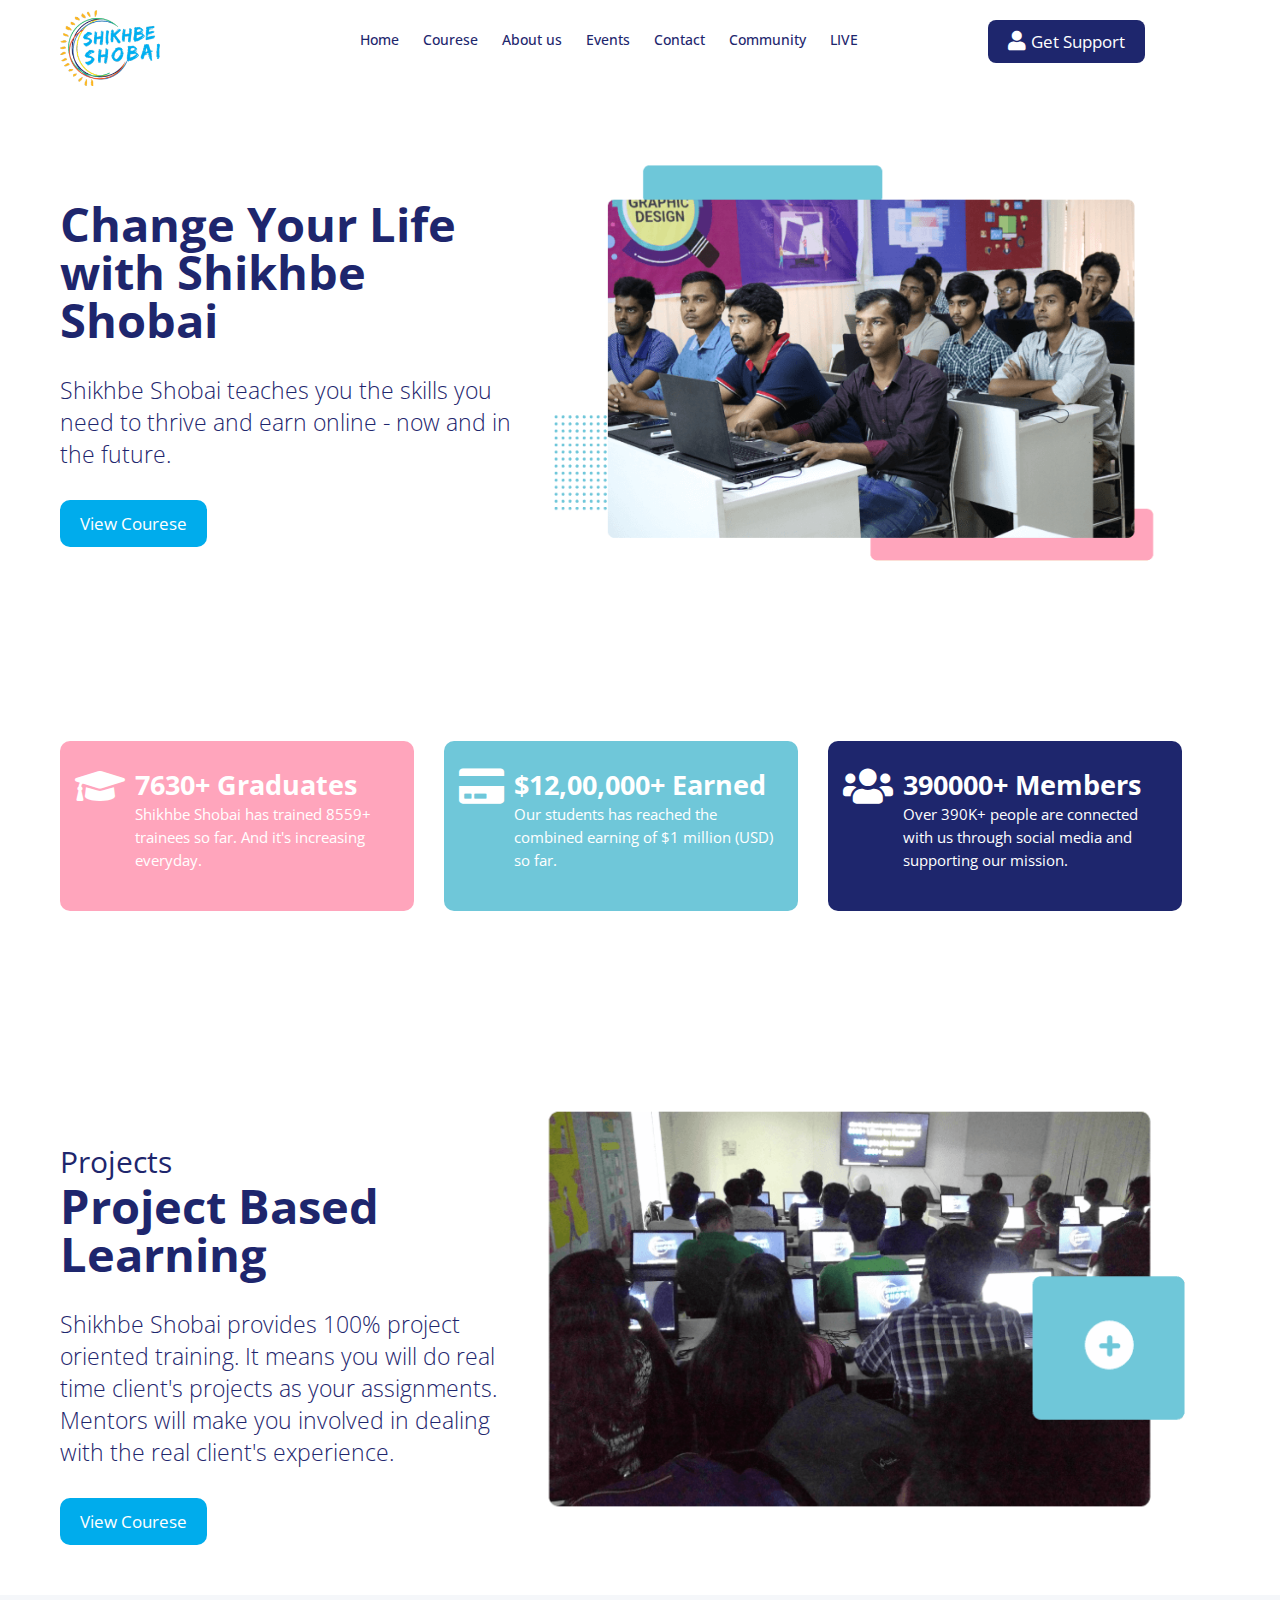
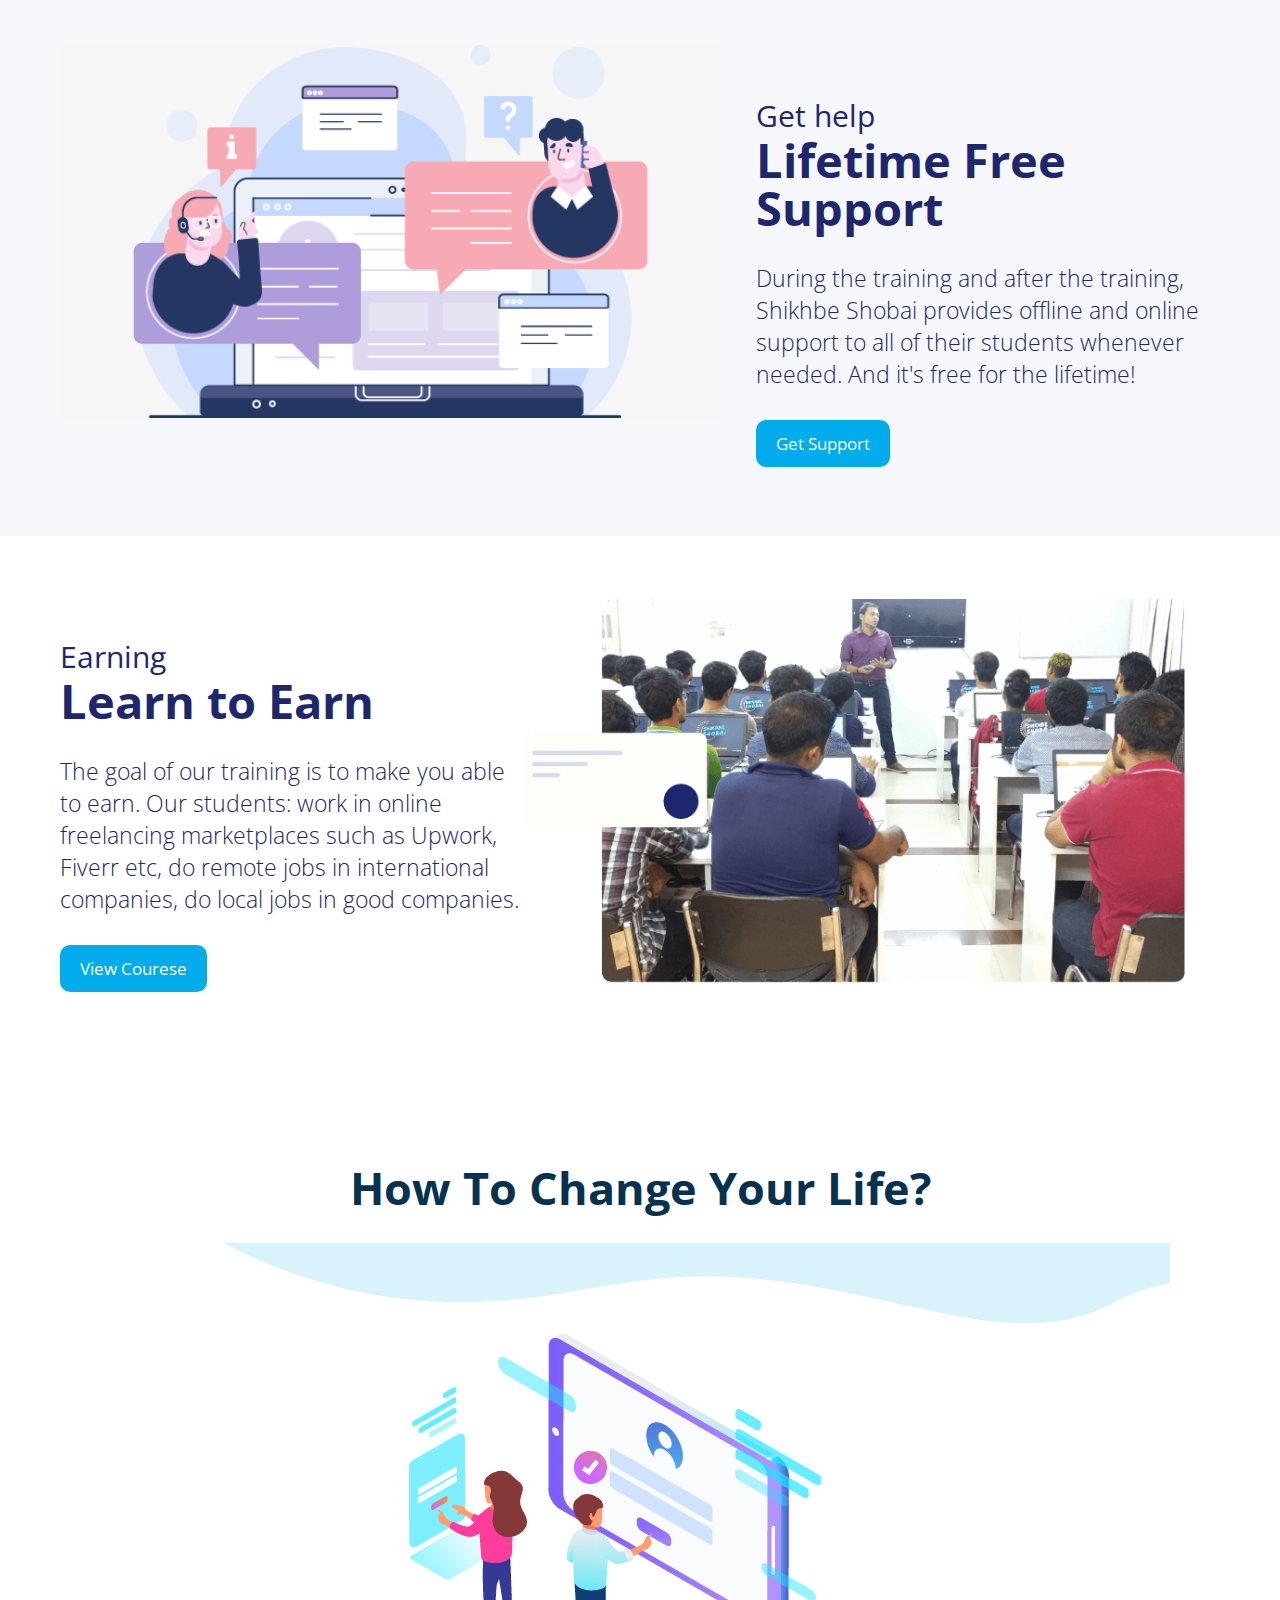
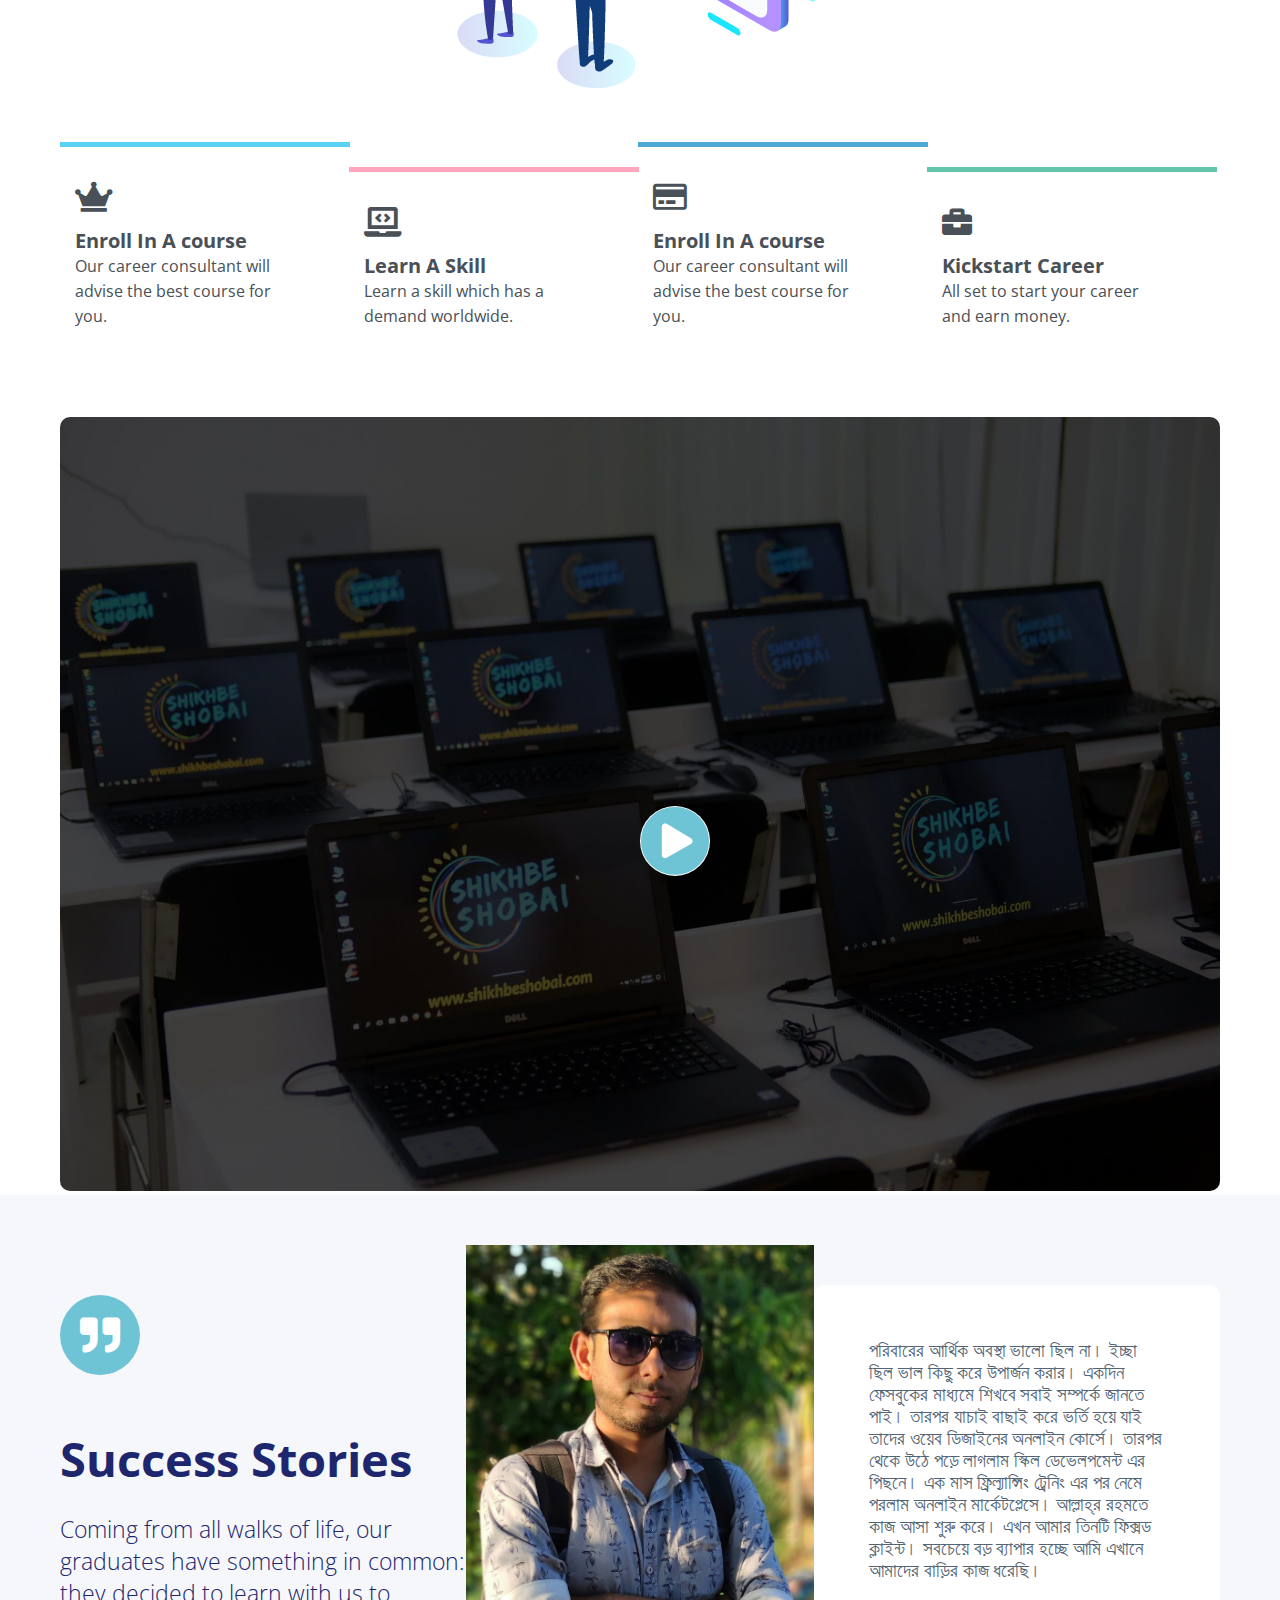
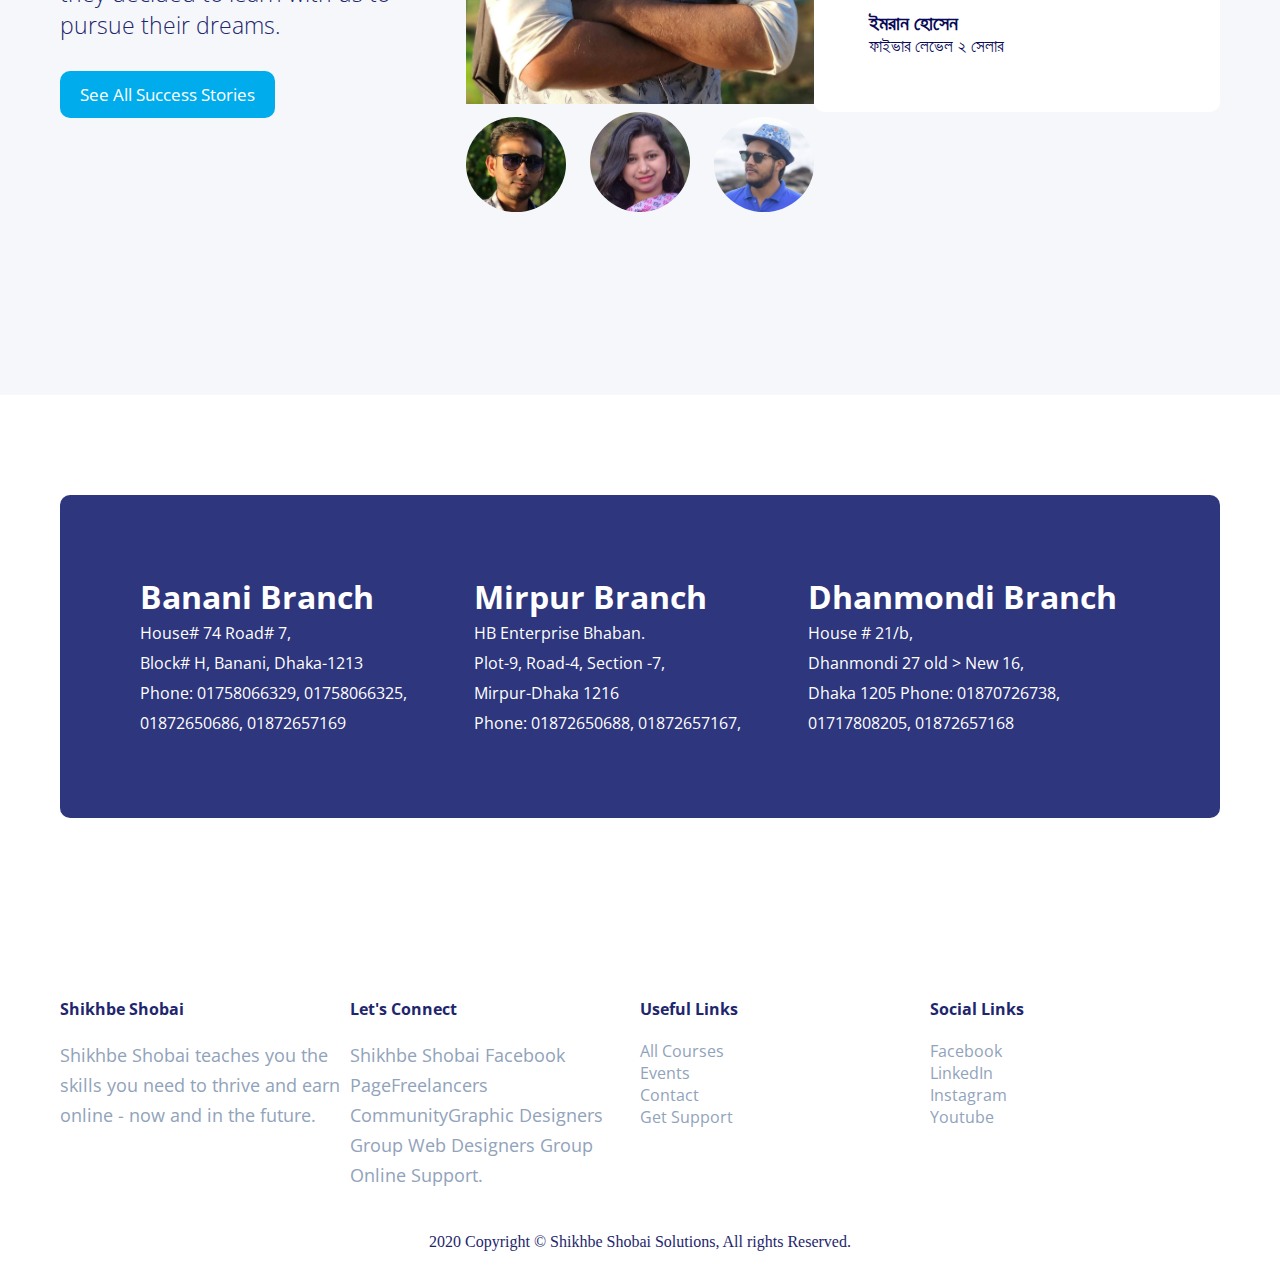
<file: index.html>
<!DOCTYPE html>
<html>
<head>
	<!-- Font Awesome Link -->
	<link rel="stylesheet" type="text/css" href="https://cdnjs.cloudflare.com/ajax/libs/font-awesome/4.7.0/css/font-awesome.css">

	<link rel="stylesheet" type="text/css" href="https://cdnjs.cloudflare.com/ajax/libs/font-awesome/5.15.2/css/all.min.css">

	<!-- Googel Font Family -->
	<link rel="preconnect" href="https://fonts.gstatic.com">
	<link href="https://fonts.googleapis.com/css2?family=Open+Sans:wght@300;400;600;700;800&display=swap" rel="stylesheet">

	<!-- Responsive Css Link -->
	<link rel="stylesheet" href="responsive.css">

	<!-- CSS Style -->
	<link rel="stylesheet" type="text/css" href="style.css">

	<link rel="icon" href="img/Shikhbe-shobai-logo.png" type="image/x-icon">
	<title>Shikhbe Sobai</title>
</head>
<body>
	<!-- Header Section Code Start from here -->
	<div class="header-section">
		<div class="container">
			<div class="header-logo">
				<img src="img/Shikhbe-shobai-logo.png">
			</div>
			<div class="header-manu">
				<ul>
					<li><a href="index.html">Home</a></li>
					<li><a href="courses.html">Courese</a></li>
					<li><a href="about.html">About us</a></li>
					<li><a href="https://www.facebook.com/ShikhbeShobai/events/">Events</a></li>
					<li><a href="contact.html">Contact</a></li>
					<li><a href="https://www.facebook.com/groups/shikhbeshobai/">Community</a></li>
					<li><a href="https://www.facebook.com/ShikhbeShobai/live_videos/">LIVE</a></li>
				</ul>
			</div>
			<div class="header-button">
				<a href="https://support.shikhbeshobai.com/"><i class="fa fa-user" aria-hidden="true"></i>Get Support</a>
			</div>
		</div>	
	</div>
	<!-- Header Section Code end from here -->

	<!-- Banner Section Code Start from here -->
	<div class="banner-section">
		<div class="container">
			<div class="banner-text">
				<h1>Change Your Life with Shikhbe Shobai</h1>
				<p>Shikhbe Shobai teaches you the skills you need to thrive and earn online - now and in the future. </p>
				<button class="btn-btn">View Courese</button>
			</div>
			<div class="banner-img">
				<img src="img/intro.png">
			</div>
		</div>
	</div>
	<!-- Banner Section Code end from here -->

	<!-- About Section Code Start from here -->
	<div class="about-section">
		<div class="container">
			<div class="about-items">
				<i class="fa fa-graduation-cap" aria-hidden="true"></i>
				<h2>7630+ Graduates</h2>
				<p>Shikhbe Shobai has trained 8559+ trainees so far. And it's increasing everyday.</p>
			</div>
			<div class="about-items bg-2">
				<i class="fa fa-credit-card" aria-hidden="true"></i>
				<h2>$12,00,000+ Earned</h2>
				<p>Our students has reached the combined earning of $1 million (USD) so far. </p>
			</div>
			<div class="about-items bg-3">
				<i class="fa fa-users" aria-hidden="true"></i>
				<h2>390000+ Members</h2>
				<p>Over 390K+ people are connected with us through social media and supporting our mission.</p>
			</div>
		</div>
	</div>
	<!-- About Section Code end from here -->

	<!-- Banner Section Code Start from here -->
	<div class="banner-section">
		<div class="container">
			<div class="banner-text">
				<span>Projects</span>
				<h1>Project Based Learning</h1>
				<p>Shikhbe Shobai provides 100% project oriented training. It means you will do real time client's projects as your assignments. Mentors will make you involved in dealing with the real client's experience. </p>
				<button class="btn-btn">View Courese</button>
			</div>
			<div class="banner-img">
				<img src="img/image2.png">
			</div>
		</div>
	</div>
	<!-- Banner Section Code end from here -->

	<!-- Banner banner-bg Section Code Start from here -->
	<div class="banner-section banner-bg">
		<div class="container">
			<div class="banner-img">
				<img src="img/Support.png">
			</div>
			<div class="banner-text">
				<span>Get help</span>
				<h1>Lifetime Free Support</h1>
				<p>During the training and after the training, Shikhbe Shobai provides offline and online support to all of their students whenever needed. And it's free for the lifetime! </p>
				<button class="btn-btn">Get Support</button>
			</div>
		</div>
	</div>
	<div class="banner-section">
		<div class="container">
			<div class="banner-text">
				<span>Earning</span>
				<h1>Learn to Earn</h1>
				<p>The goal of our training is to make you able to earn. Our students: work in online freelancing marketplaces such as Upwork, Fiverr etc, do remote jobs in international companies, do local jobs in good companies.</p>
				<button class="btn-btn">View Courese</button>
			</div>
			<div class="banner-img">
				<img src="img/image3.png">
			</div>
		</div>
	</div>
	<!-- Banner banner-bg Section Code end from here -->

	<!-- Your Life Section Code Start from here -->
	<div class="you-life-section">
		<div class="container">
			<div class="you-life">
				<h1>How To Change Your Life?</h1>
				<img src="img/1.png">
				<div class="bottom-item">
					<div class="items items-1">
						<i class="fas fa-crown"></i>
						<h3>Enroll In A course</h3>
						<p>Our career consultant will advise the best course for you.</p>
					</div>
				</div>
				<div class="bottom-item">
					<div class="items items-2">
						<i class="fas fa-laptop-code"></i>
						<h3>Learn A Skill</h3>
						<p> Learn a skill which has a demand worldwide.</p>
					</div>
				</div>
				<div class="bottom-item">
					<div class="items items-3">
						<i class="far fa-credit-card"></i>
						<h3>Enroll In A course</h3>
						<p>Our career consultant will advise the best course for you.</p>
					</div>
				</div>
				<div class="bottom-item ">
					<div class="items items-4">
						<i class="fas fa-briefcase"></i>
						<h3>Kickstart Career</h3>
						<p>All set to start your career and earn money.</p>
					</div>
				</div>
			</div>
		</div>
	</div>
	<!-- Your Section Code end from here -->

	<div class="container">
		<div class="video-section">
			<img src="img/lab.jpg">
			<i class="fas fa-play-circle"></i>
		</div>
	</div>

	<div class="testimonial-section banner-section">
		<div class="container">
			<div class="testimonial-text banner-text">
				<i class="fas fa-quote-right"></i>
				<h1>Success Stories</h1>
				<p>Coming from all walks of life, our graduates have something in common: they decided to learn with us to pursue their dreams.</p>
				<button class="btn-btn">See All Success Stories</button>
			</div>
			<div class="testimonial-img">
				<img src="img/t1.jpg">
			</div>
			<div class="testimonial-bio">
				<div class="text-bio">
				     <p>পরিবারের আর্থিক অবস্থা ভালো ছিল না। ইচ্ছা ছিল ভাল কিছু করে উপার্জন করার। একদিন ফেসবুকের মাধ্যমে শিখবে সবাই সম্পর্কে জানতে পাই। তারপর যাচাই বাছাই করে ভর্তি হয়ে যাই তাদের ওয়েব ডিজাইনের অনলাইন কোর্সে। তারপর থেকে উঠে পড়ে লাগলাম স্কিল ডেভেলপমেন্ট এর পিছনে। এক মাস ফ্রিল্যান্সিং ট্রেনিং এর পর নেমে পরলাম অনলাইন মার্কেটপ্লেসে। আল্লাহ্‌র রহমতে কাজ আসা শুরু করে। এখন আমার তিনটি ফিক্সড ক্লাইন্ট। সবচেয়ে বড় ব্যাপার হচ্ছে আমি এখানে আমাদের বাড়ির কাজ ধরেছি।</p>
					<h4>ইমরান হোসেন</h4>
					<span>ফাইভার লেভেল ২ সেলার</span>
				</div>
			</div>
			<div class="bio-img">
				<div>
					<img src="img/t1-small.png">
					<img src="img/t2-small.png">
					<img src="img/t3-small.png">
				</div>
			</div>
		</div>
	</div>

	<div class="contact-section">
		<div class="container">
			<div class="contact">
				<ul>
					<li>
						<h1>Banani Branch</h1>
						<p>House# 74 Road# 7,</p>
						<p>Block# H, Banani, Dhaka-1213 </p>
						<p>Phone: 01758066329, 01758066325, </p>
						<p>01872650686, 01872657169 </p>
					</li>
					<li>
						<h1>Mirpur Branch</h1>
						<p>HB Enterprise Bhaban.</p>
						<p>Plot-9, Road-4, Section -7,  </p>
						<p>Mirpur-Dhaka 1216  </p>
						<p>Phone: 01872650688, 01872657167, </p>
					</li>
					<li>
						<h1>Dhanmondi Branch</h1>
						<p>House # 21/b, </p>
						<p>Dhanmondi 27 old > New 16, </p>
						<p>Dhaka 1205 Phone: 01870726738,  </p>
						<p>01717808205, 01872657168</p>
					</li>
				</ul>
			</div>
		</div>
	</div>
	<div class="contact-section-1">
		<div class="container">
			<div class="contact-list">
				<h4>Shikhbe Shobai</h4>
				<p>Shikhbe Shobai teaches you the skills you need to thrive and earn online - now and in the future.</p>
			</div>
			<div class="contact-list">
				<h4>Let's Connect</h4>
				<p>Shikhbe Shobai Facebook PageFreelancers CommunityGraphic Designers Group Web Designers Group Online Support.</p>
			</div>
			<div class="contact-list">
				<h4>Useful Links</h4>
				<ul>
					<li><a href="#">All Courses</a></li>
					<li><a href="#">Events</a></li>
					<li><a href="#">Contact</a></li>
					<li><a href="#">Get Support</a></li>	
				</ul>
			</div>
			<div class="contact-list">
				<h4>Social Links</h4>
				<ul>
					<li><a href="#">Facebook</a></li>
					<li><a href="#">LinkedIn</a></li>
					<li><a href="#">Instagram</a></li>
					<li><a href="#">Youtube</a></li>
				</ul>
			</div>
		</div>
	</div>

	<div class="fotter-section">
		<div class="container">
			<p>2020 Copyright © Shikhbe Shobai Solutions, All rights Reserved.</p>
		</div>
	</div>


 

</body>
</html>
</file>
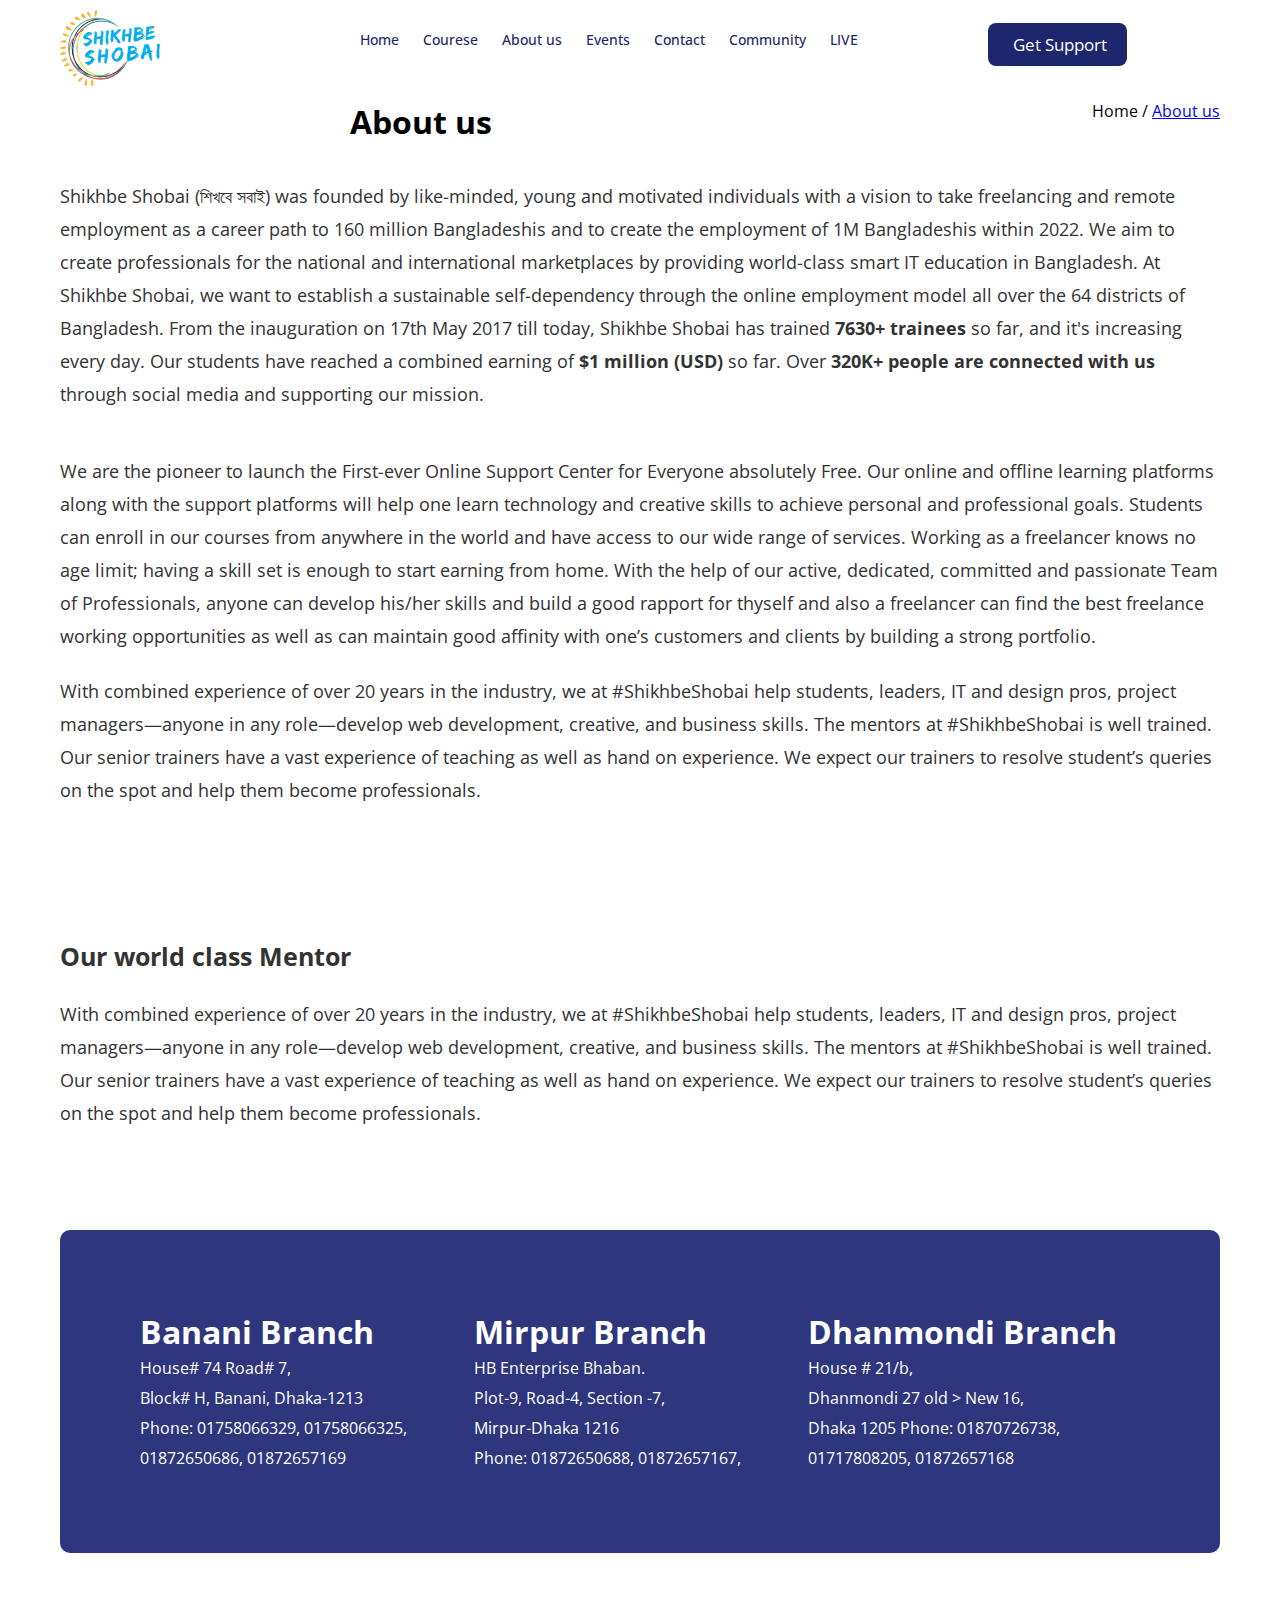
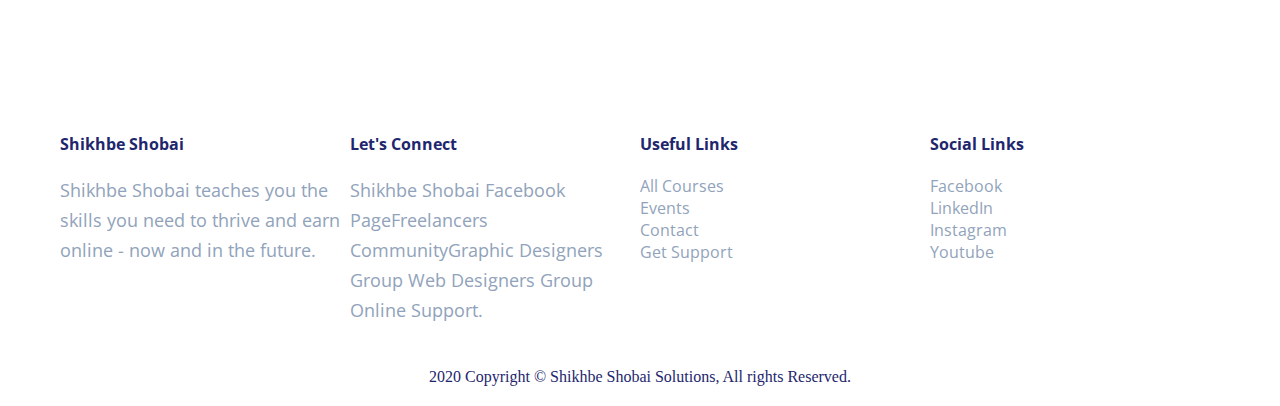
<file: about.html>
<!DOCTYPE html>
<html>
<head>
	<!-- Googel Font Family -->
	<link rel="preconnect" href="https://fonts.gstatic.com">
	<link href="https://fonts.googleapis.com/css2?family=Open+Sans:wght@300;400;600;700;800&display=swap" rel="stylesheet">
	<!-- CSS Style -->
	<link rel="stylesheet" type="text/css" href="style.css">

	<link rel="icon" href="img/Shikhbe-shobai-logo.png" type="image/x-icon">
	<title>About us</title>
</head>
<body>
	<!-- Header Section -->

	<div class="header-section">
		<div class="container">
			<div class="header-logo">
				<img src="img/Shikhbe-shobai-logo.png">
			</div>
			<div class="header-manu">
				<ul>
					<li><a href="index.html">Home</a></li>
					<li><a href="courses.html">Courese</a></li>
					<li><a href="about.html">About us</a></li>
					<li><a href="https://www.facebook.com/ShikhbeShobai/events/">Events</a></li>
					<li><a href="contact.html">Contact</a></li>
					<li><a href="https://www.facebook.com/groups/shikhbeshobai/">Community</a></li>
					<li><a href="https://www.facebook.com/ShikhbeShobai/live_videos/">LIVE</a></li>
				</ul>
			</div>
			<div class="header-button">
				<a href="https://support.shikhbeshobai.com/"><i class="fa fa-user" aria-hidden="true"></i>Get Support</a>
			</div>
		</div>	
	</div>
	<div class="courses-title">
		<div class="container">
			<div class="courses-header">
				<div class="c-h-1">
					<h1>About us</h1>
				</div>
				<div class="c-h-2">
					<p>Home / <a href="about.html">About us</a></p>
				</div>
			</div>
		</div>
	</div>

	<!-- About Us -->
	<div class="about-us">
		<div class="container">
			<div class="about-title">
				<p>Shikhbe Shobai (শিখবে সবাই) was founded by like-minded, young and motivated individuals with a vision to take freelancing and remote employment as a career path to 160 million Bangladeshis and to create the employment of 1M Bangladeshis within 2022. We aim to create professionals for the national and international marketplaces by providing world-class smart IT education in Bangladesh. At Shikhbe Shobai, we want to establish a sustainable self-dependency through the online employment model all over the 64 districts of Bangladesh. From the inauguration on 17th May 2017 till today, Shikhbe Shobai has trained <span>7630+ trainees</span> so far, and it's increasing every day. Our students have reached a combined earning of <span>$1 million (USD)</span> so far. Over <span>320K+ people are connected with us</span> through social media and supporting our mission.</p>
				<br>
				<br>
				<p>We are the pioneer to launch the First-ever Online Support Center for Everyone absolutely Free. Our online and offline learning platforms along with the support platforms will help one learn technology and creative skills to achieve personal and professional goals. Students can enroll in our courses from anywhere in the world and have access to our wide range of services. Working as a freelancer knows no age limit; having a skill set is enough to start earning from home. With the help of our active, dedicated, committed and passionate Team of Professionals, anyone can develop his/her skills and build a good rapport for thyself and also a freelancer can find the best freelance working opportunities as well as can maintain good affinity with one’s customers and clients by building a strong portfolio.</p>
				<br>
				<p>With combined experience of over 20 years in the industry, we at #ShikhbeShobai help students, leaders, IT and design pros, project managers—anyone in any role—develop web development, creative, and business skills. The mentors at #ShikhbeShobai is well trained. Our senior trainers have a vast experience of teaching as well as hand on experience. We expect our trainers to resolve student’s queries on the spot and help them become professionals.</p>
				<br>
				<br>
				<br>
				<br>
				<br>
				<br>
				<h2>Our world class Mentor</h2>
				<p>With combined experience of over 20 years in the industry, we at #ShikhbeShobai help students, leaders, IT and design pros, project managers—anyone in any role—develop web development, creative, and business skills. The mentors at #ShikhbeShobai is well trained. Our senior trainers have a vast experience of teaching as well as hand on experience. We expect our trainers to resolve student’s queries on the spot and help them become professionals.</p>
			</div>
		</div>
	</div>


	<!-- Contact Section -->

	<div class="contact-section">
		<div class="container">
			<div class="contact">
				<ul>
					<li>
						<h1>Banani Branch</h1>
						<p>House# 74 Road# 7,</p>
						<p>Block# H, Banani, Dhaka-1213 </p>
						<p>Phone: 01758066329, 01758066325, </p>
						<p>01872650686, 01872657169 </p>
					</li>
					<li>
						<h1>Mirpur Branch</h1>
						<p>HB Enterprise Bhaban.</p>
						<p>Plot-9, Road-4, Section -7,  </p>
						<p>Mirpur-Dhaka 1216  </p>
						<p>Phone: 01872650688, 01872657167, </p>
					</li>
					<li>
						<h1>Dhanmondi Branch</h1>
						<p>House # 21/b, </p>
						<p>Dhanmondi 27 old > New 16, </p>
						<p>Dhaka 1205 Phone: 01870726738,  </p>
						<p>01717808205, 01872657168</p>
					</li>
				</ul>
			</div>
		</div>
	</div>
	<div class="contact-section-1">
		<div class="container">
			<div class="contact-list">
				<h4>Shikhbe Shobai</h4>
				<p>Shikhbe Shobai teaches you the skills you need to thrive and earn online - now and in the future.</p>
			</div>
			<div class="contact-list">
				<h4>Let's Connect</h4>
				<p>Shikhbe Shobai Facebook PageFreelancers CommunityGraphic Designers Group Web Designers Group Online Support.</p>
			</div>
			<div class="contact-list">
				<h4>Useful Links</h4>
				<ul>
					<li><a href="#">All Courses</a></li>
					<li><a href="#">Events</a></li>
					<li><a href="#">Contact</a></li>
					<li><a href="#">Get Support</a></li>	
				</ul>
			</div>
			<div class="contact-list">
				<h4>Social Links</h4>
				<ul>
					<li><a href="#">Facebook</a></li>
					<li><a href="#">LinkedIn</a></li>
					<li><a href="#">Instagram</a></li>
					<li><a href="#">Youtube</a></li>
				</ul>
			</div>
		</div>
	</div>

	<div class="fotter-section">
		<div class="container">
			<p>2020 Copyright © Shikhbe Shobai Solutions, All rights Reserved.</p>
		</div>
	</div>

</body>
</html>
</file>
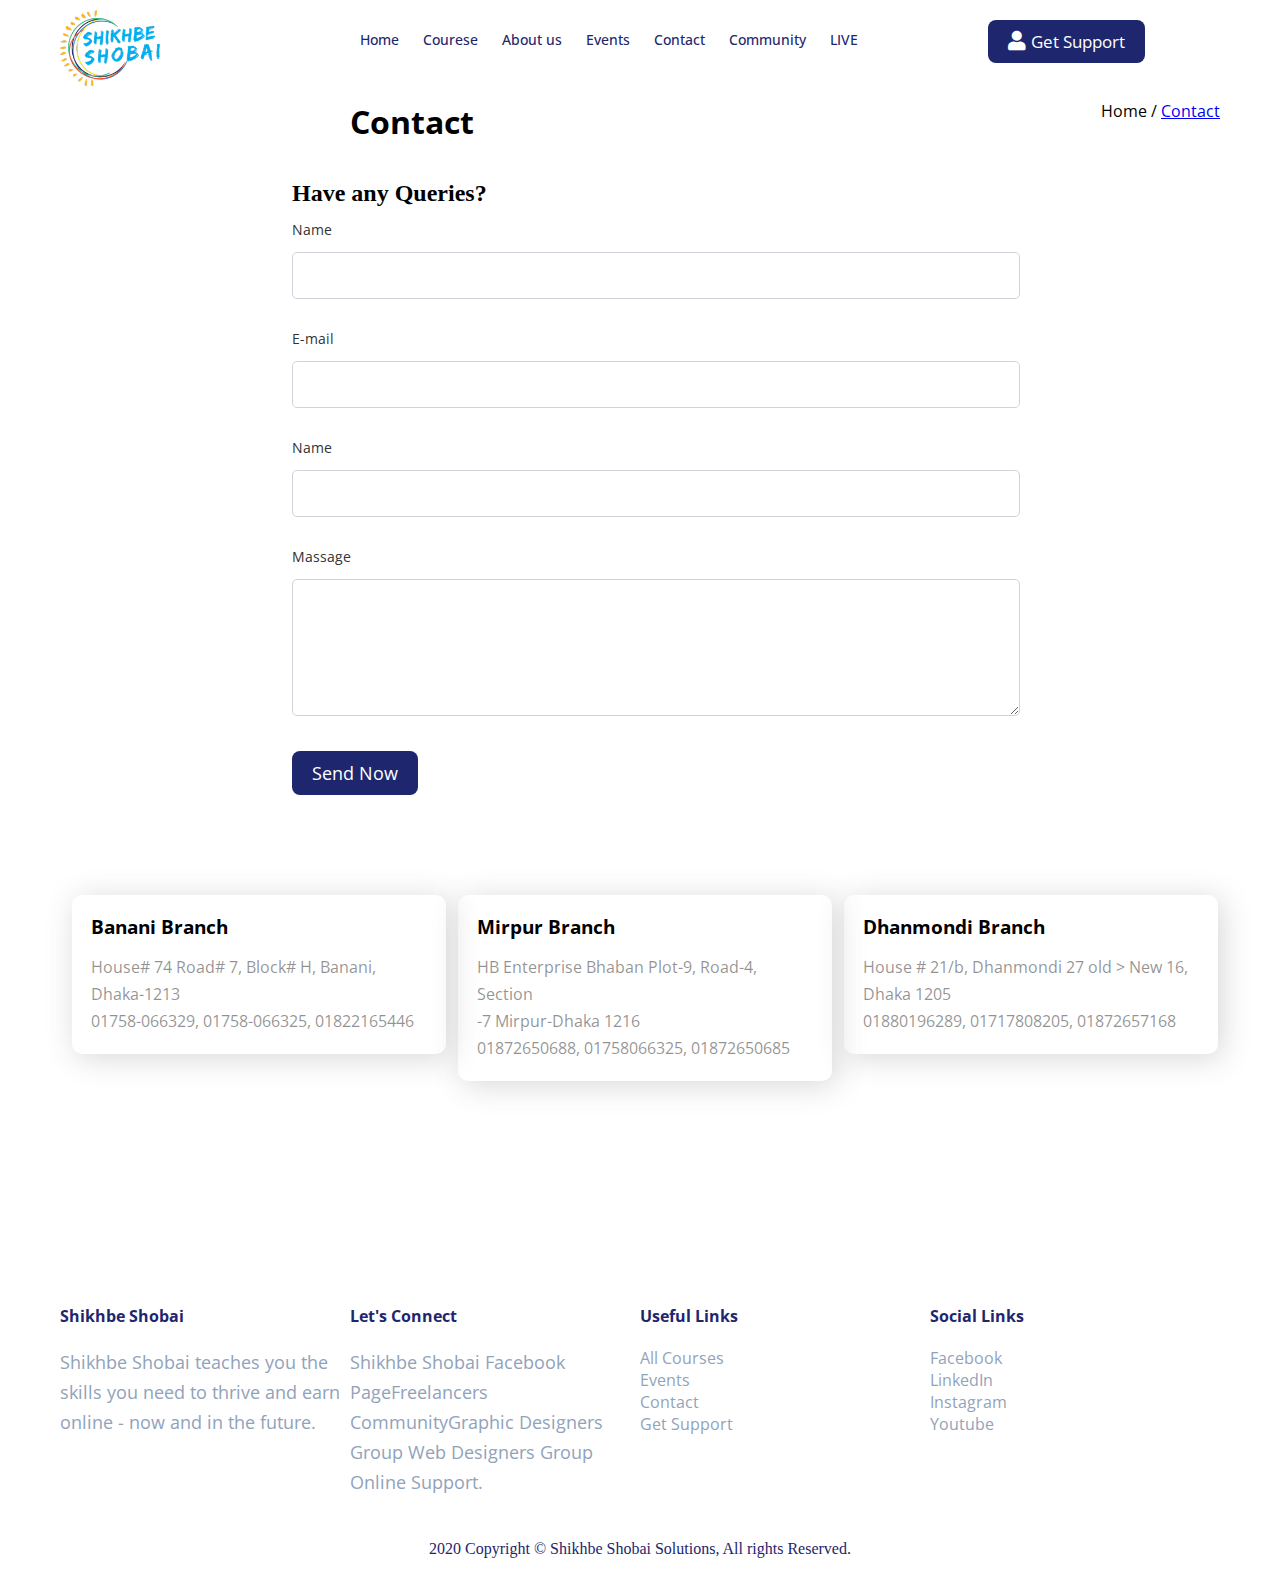
<file: contact.html>
<!DOCTYPE html>
<html>
<head>
	<!-- Font Awesome Link -->
	<link rel="stylesheet" type="text/css" href="https://cdnjs.cloudflare.com/ajax/libs/font-awesome/4.7.0/css/font-awesome.css">

	<link rel="stylesheet" type="text/css" href="https://cdnjs.cloudflare.com/ajax/libs/font-awesome/5.15.2/css/all.min.css">

	<!-- Googel Font Family -->
	<link rel="preconnect" href="https://fonts.gstatic.com">
	<link href="https://fonts.googleapis.com/css2?family=Open+Sans:wght@300;400;600;700;800&display=swap" rel="stylesheet">
	<!-- CSS Style -->
	<link rel="stylesheet" type="text/css" href="style.css">

	<link rel="icon" href="img/Shikhbe-shobai-logo.png" type="image/x-icon">
	<title>Contact</title>
</head>
<body>
	<!-- Header Section -->

	<div class="header-section">
		<div class="container">
			<div class="header-logo">
				<img src="img/Shikhbe-shobai-logo.png">
			</div>
			<div class="header-manu">
				<ul>
					<li><a href="index.html">Home</a></li>
					<li><a href="courses.html">Courese</a></li>
					<li><a href="about.html">About us</a></li>
					<li><a href="https://www.facebook.com/ShikhbeShobai/events/">Events</a></li>
					<li><a href="contact.html">Contact</a></li>
					<li><a href="https://www.facebook.com/groups/shikhbeshobai/">Community</a></li>
					<li><a href="https://www.facebook.com/ShikhbeShobai/live_videos/">LIVE</a></li>
				</ul>
			</div>
			<div class="header-button">
				<a href="https://support.shikhbeshobai.com/"><i class="fa fa-user" aria-hidden="true"></i>Get Support</a>
			</div>
		</div>	
	</div>

	<!-- Courses Html -->
	<div class="courses-title">
		<div class="container">
			<div class="courses-header">
				<div class="c-h-1">
					<h1>Contact </h1>
				</div>
				<div class="c-h-2">
					<p>Home / <a href="courses.html">Contact </a></p>
				</div>
			</div>
		</div>
	</div>
	<!-- Contact Html -->
	<div class="contact-form">
		<div class="container">
			<div class="contact-title">
				<h2>Have any Queries? </h2>
			</div>
			<div class="contact-input">
				<label>Name</label>
				<input type="text" name="">
			</div>			
			<div class="contact-input">
				<label>E-mail</label>
				<input type="email" name="">
			</div>			
			<div class="contact-input">
				<label>Name</label>
				<input type="number" name="">
			</div>			
			<div class="contact-input">
				<label>Massage</label>
				<textarea cols="" rows="7" name="massage"></textarea>
				<div class="contact-button">
				<a href="https://support.shikhbeshobai.com/">Send Now</a>
			</div>
			</div>
		</div>
	</div>

	<!-- Contact Map Location -->

	<div class="contact-map">
		<div class="container">
			<div class="c-map-item">
				<div class="contact-c-title">
					<h3>Banani Branch</h3>
					<ul>
						<li>House# 74 Road# 7, Block# H, Banani, </li>
						<li>Dhaka-1213</li>
						<li>01758-066329, 01758-066325, 01822165446</li>
					</ul>
				</div>				
				<div class="contact-c-title">
					<h3>Mirpur Branch </h3>
					<ul>
						<li>HB Enterprise Bhaban Plot-9, Road-4, Section </li>
						<li>-7 Mirpur-Dhaka 1216</li>
						<li>01872650688, 01758066325, 01872650685</li>
					</ul>
				</div>				
				<div class="contact-c-title">
					<h3>Dhanmondi Branch</h3>
					<ul>
						<li>House # 21/b, Dhanmondi 27 old > New 16, </li>
						<li>Dhaka 1205</li>
						<li>01880196289, 01717808205, 01872657168</li>
					</ul>
				</div>
			</div>
		</div>
	</div>

	<div class="contact-section-1">
		<div class="container">
			<div class="contact-list">
				<h4>Shikhbe Shobai</h4>
				<p>Shikhbe Shobai teaches you the skills you need to thrive and earn online - now and in the future.</p>
			</div>
			<div class="contact-list">
				<h4>Let's Connect</h4>
				<p>Shikhbe Shobai Facebook PageFreelancers CommunityGraphic Designers Group Web Designers Group Online Support.</p>
			</div>
			<div class="contact-list">
				<h4>Useful Links</h4>
				<ul>
					<li><a href="#">All Courses</a></li>
					<li><a href="#">Events</a></li>
					<li><a href="#">Contact</a></li>
					<li><a href="#">Get Support</a></li>	
				</ul>
			</div>
			<div class="contact-list">
				<h4>Social Links</h4>
				<ul>
					<li><a href="#">Facebook</a></li>
					<li><a href="#">LinkedIn</a></li>
					<li><a href="#">Instagram</a></li>
					<li><a href="#">Youtube</a></li>
				</ul>
			</div>
		</div>
	</div>

	<div class="fotter-section">
		<div class="container">
			<p>2020 Copyright © Shikhbe Shobai Solutions, All rights Reserved.</p>
		</div>
	</div>

</body>
</html>
</file>
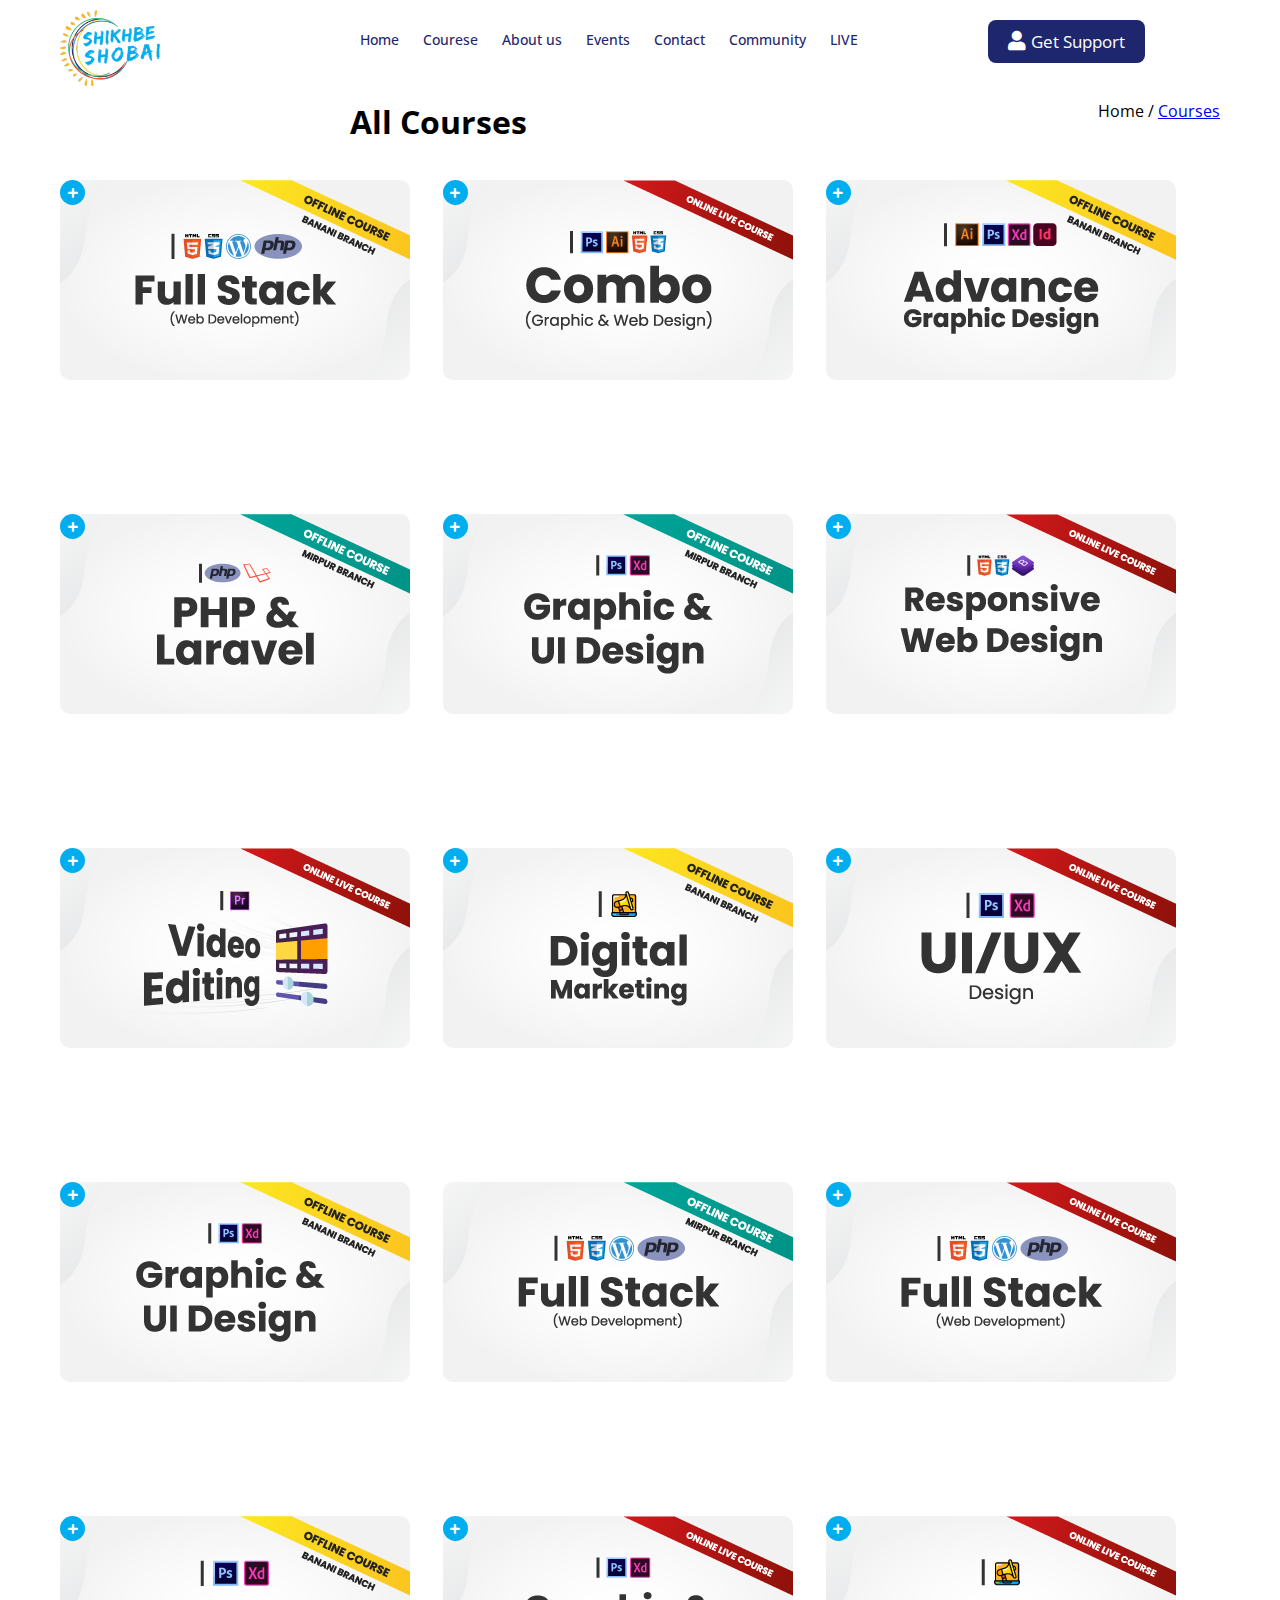
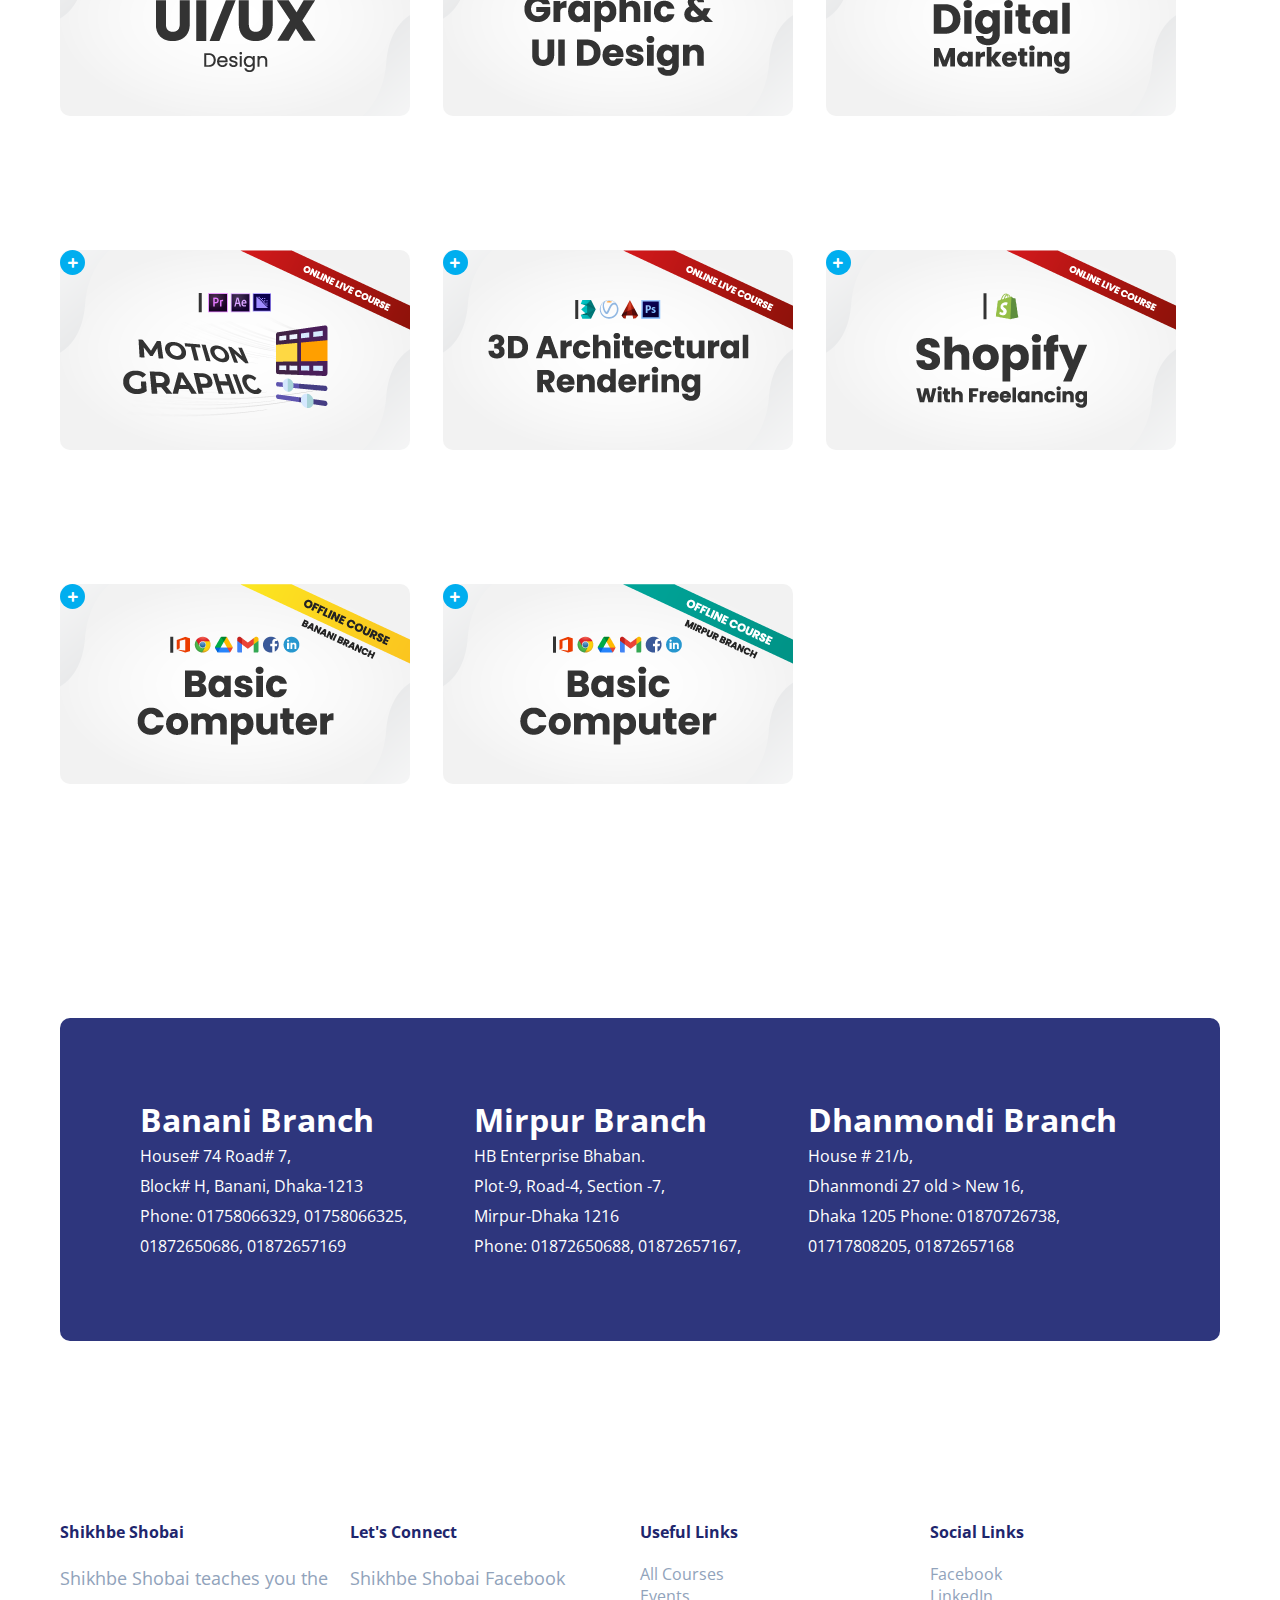
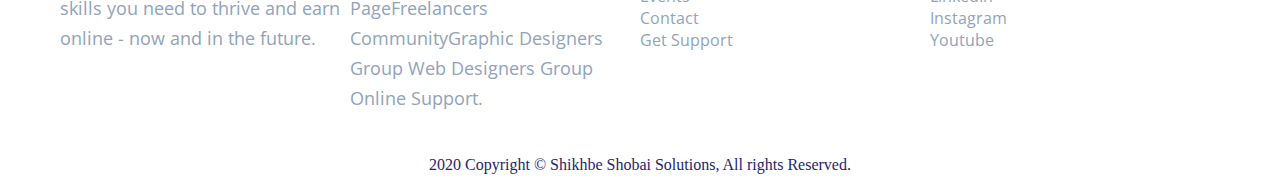
<file: courses.html>
<!DOCTYPE html>
<html>
<head>
	<!-- Font Awesome Link -->
	<link rel="stylesheet" type="text/css" href="https://cdnjs.cloudflare.com/ajax/libs/font-awesome/4.7.0/css/font-awesome.css">

	<link rel="stylesheet" type="text/css" href="https://cdnjs.cloudflare.com/ajax/libs/font-awesome/5.15.2/css/all.min.css">

	<!-- Googel Font Family -->
	<link rel="preconnect" href="https://fonts.gstatic.com">
	<link href="https://fonts.googleapis.com/css2?family=Open+Sans:wght@300;400;600;700;800&display=swap" rel="stylesheet">
	
	<!-- Responsive Link -->
	<link rel="stylesheet" href="responsivecourses.css">

	<!-- CSS Style -->
	<link rel="stylesheet" type="text/css" href="style.css">

	<link rel="icon" href="img/Shikhbe-shobai-logo.png" type="image/x-icon">
	<title>All Courses</title>
</head>
<body>
	<!-- Header Section -->

	<div class="header-section">
		<div class="container">
			<div class="header-logo">
				<img src="img/Shikhbe-shobai-logo.png">
			</div>
			<div class="header-manu">
				<ul>
					<li><a href="index.html">Home</a></li>
					<li><a href="courses.html">Courese</a></li>
					<li><a href="about.html">About us</a></li>
					<li><a href="https://www.facebook.com/ShikhbeShobai/events/">Events</a></li>
					<li><a href="contact.html">Contact</a></li>
					<li><a href="https://www.facebook.com/groups/shikhbeshobai/">Community</a></li>
					<li><a href="https://www.facebook.com/ShikhbeShobai/live_videos/">LIVE</a></li>
				</ul>
			</div>
			<div class="header-button">
				<a href="https://support.shikhbeshobai.com/"><i class="fa fa-user" aria-hidden="true"></i>Get Support</a>
			</div>
		</div>	
	</div>

	<!-- Courses Html -->
	<div class="courses-title">
		<div class="container">
			<div class="courses-header">
				<div class="c-h-1">
					<h1>All Courses</h1>
				</div>
				<div class="c-h-2">
					<p>Home / <a href="courses.html">Courses</a></p>
				</div>
			</div>
		</div>
	</div>

	<div class="courses-items">
		<div class="container">
			<div class="courses-item">
				<i class="fas fa-plus"></i>
				<img src="img/course1.png">
			</div>
			<div class="courses-item">
				<i class="fas fa-plus"></i>
				<img src="img/course2.png">
			</div>
			<div class="courses-item">
				<i class="fas fa-plus"></i>
				<img src="img/course3.png">
			</div>
			<div class="courses-item">
				<i class="fas fa-plus"></i>
				<img src="img/course4.png">
			</div>
			<div class="courses-item">
				<i class="fas fa-plus"></i>
				<img src="img/course5.png">
			</div>
			<div class="courses-item">
				<i class="fas fa-plus"></i>
				<img src="img/course6.png">
			</div>
			<div class="courses-item">
				<i class="fas fa-plus"></i>
				<img src="img/course7.png">
			</div>
			<div class="courses-item">
				<i class="fas fa-plus"></i>
				<img src="img/course8.png">
			</div>
			<div class="courses-item">
				<i class="fas fa-plus"></i>
				<img src="img/course9.png">
			</div>
			<div class="courses-item">
				<i class="fas fa-plus"></i>
				<img src="img/course10.png">
			</div>
			<div class="courses-item">
				<img src="img/course11.png">
			</div>
			<div class="courses-item">
				<i class="fas fa-plus"></i>
				<img src="img/course12.png">
			</div>
			<div class="courses-item">
				<i class="fas fa-plus"></i>
				<img src="img/course13.png">
			</div>
			<div class="courses-item">
				<i class="fas fa-plus"></i>
				<img src="img/course14.png">
			</div>
			<div class="courses-item">
				<i class="fas fa-plus"></i>
				<img src="img/course15.png">
			</div>
			<div class="courses-item">
				<i class="fas fa-plus"></i>
				<img src="img/course16.png">
			</div>
			<div class="courses-item">
				<i class="fas fa-plus"></i>
				<img src="img/course17.png">
			</div>
			<div class="courses-item">
				<i class="fas fa-plus"></i>
				<img src="img/course18.png">
			</div>
			<div class="courses-item">
				<i class="fas fa-plus"></i>
				<img src="img/course19.png">
			</div>
			<div class="courses-item">
				<i class="fas fa-plus"></i>
				<img src="img/course20.png">
			</div>

		</div>
	</div>


	<!-- Contact Section -->

	<div class="contact-section">
		<div class="container">
			<div class="contact">
				<ul>
					<li>
						<h1>Banani Branch</h1>
						<p>House# 74 Road# 7,</p>
						<p>Block# H, Banani, Dhaka-1213 </p>
						<p>Phone: 01758066329, 01758066325, </p>
						<p>01872650686, 01872657169 </p>
					</li>
					<li>
						<h1>Mirpur Branch</h1>
						<p>HB Enterprise Bhaban.</p>
						<p>Plot-9, Road-4, Section -7,  </p>
						<p>Mirpur-Dhaka 1216  </p>
						<p>Phone: 01872650688, 01872657167, </p>
					</li>
					<li>
						<h1>Dhanmondi Branch</h1>
						<p>House # 21/b, </p>
						<p>Dhanmondi 27 old > New 16, </p>
						<p>Dhaka 1205 Phone: 01870726738,  </p>
						<p>01717808205, 01872657168</p>
					</li>
				</ul>
			</div>
		</div>
	</div>
	<div class="contact-section-1">
		<div class="container">
			<div class="contact-list">
				<h4>Shikhbe Shobai</h4>
				<p>Shikhbe Shobai teaches you the skills you need to thrive and earn online - now and in the future.</p>
			</div>
			<div class="contact-list">
				<h4>Let's Connect</h4>
				<p>Shikhbe Shobai Facebook PageFreelancers CommunityGraphic Designers Group Web Designers Group Online Support.</p>
			</div>
			<div class="contact-list">
				<h4>Useful Links</h4>
				<ul>
					<li><a href="#">All Courses</a></li>
					<li><a href="#">Events</a></li>
					<li><a href="#">Contact</a></li>
					<li><a href="#">Get Support</a></li>	
				</ul>
			</div>
			<div class="contact-list">
				<h4>Social Links</h4>
				<ul>
					<li><a href="#">Facebook</a></li>
					<li><a href="#">LinkedIn</a></li>
					<li><a href="#">Instagram</a></li>
					<li><a href="#">Youtube</a></li>
				</ul>
			</div>
		</div>
	</div>

	<div class="fotter-section">
		<div class="container">
			<p>2020 Copyright © Shikhbe Shobai Solutions, All rights Reserved.</p>
		</div>
	</div>

</body>
</html>
</file>
<file: responsive.css>
/* 
  ##Device = Desktops
  ##Screen = 1281px to higher resolution desktops
*/

@media (min-width: 1281px) {
  
    /* CSS */
    
  }
  
  /* 
    ##Device = Laptops, Desktops
    ##Screen = B/w 1025px to 1280px
  */
  
  @media (min-width: 1025px) and (max-width: 1280px) {
    
    /* CSS */
    
  }
  
  /* 
    ##Device = Tablets, Ipads (portrait)
    ##Screen = B/w 768px to 1024px
  */
  
  @media (min-width: 768px) and (max-width: 1024px) {
    
    /* CSS */
    
  }
  
  /* 
    ##Device = Tablets, Ipads (landscape)
    ##Screen = B/w 768px to 1024px
  */
  
  @media (min-width: 768px) and (max-width: 1024px) and (orientation: landscape) {
    
    /* CSS */
    
  }
  
  /* 
    ##Device = Low Resolution Tablets, Mobiles (Landscape)
    ##Screen = B/w 481px to 767px
  */
  
  @media (min-width: 481px) and (max-width: 767px) {
    
    /* CSS */
    
    
  }
  
  /* 
    ##Device = Most of the Smartphones Mobiles (Portrait)
    ##Screen = B/w 320px to 479px
  */
  
  @media (min-width: 320px) and (max-width: 480px) {
    
    /* CSS */
    /* Header Section */
    body {
      overflow-x: hidden !important;
    }
    .container{
      width: 320px !important;
    }
    .header-logo {
      width: 100% !important;
      text-align: center !important;
    }
    .header-manu {
      width: 100% !important;
    }
    .header-manu ul li {
      padding: 12px 5px !important;
    }
    .header-manu ul li a {
      font-size: 14px !important;
    }
    .header-button {
      width: 100% !important;
      margin-left: 25% !important;
    }
    /* Banner Section */
    .banner-text {
      width: 100% !important;
      padding: 50px 5px !important;
    }
    .banner-img {
      width: 100% !important;
      margin-bottom: 30px !important;
    }
    /* About Section */
    .about-items {
      width: 273px !important;
      padding: 20px 10px !important;
      margin: 8px 16px !important;
    }
    .about-items i {
      font-size: 35px !important;
      height: 151px !important;
    }
    .about-items h2 {
      font-size: 25px !important;
    }
    .about-items p {
      font-size: 14px !important;
    }
    /* Banner Section */
    .banner-section {
      height: auto !important;
    }
    .banner-text h1 {
      font-size: 38px !important;
    }
    .banner-text p {
      padding: 30px 3px !important;
    }
    /* Your Lift Section */
    .you-life img {
      width: 100% !important;
    }
    .bottom-item {
      width: 96% !important;
      margin-left: 5px !important;
      margin-right: 0 !important;
    }
    /* Your Section */
    .contact-section-1 {
      margin-left: 20px !important;
    }
    .video-section img {
      width: 96%;
      border-radius: 10px;
      margin-left: 5px !important;
    }
    .video-section i {
      top: 39% !important;
      left: 39% !important;
    }
    /* Testimonial Section */
    .testimonial-text {
      width: 90% !important;
    }
    .testimonial-img {
      width: 61% !important;
      margin-left: 55px !important;
    }
    .testimonial-bio {
      width: 95% !important;
      margin-left: 8px !important;
    }
    .text-bio {
      padding: 38px !important;
      font-size: 17px !important;
    }
    .bio-img img {
      width: 72px !important;
      margin-right: 14px !important;
      margin-left: 13px !important;
    }
    /* Contact Section */
    .contact {
      padding: 30px !important;
    }
    .contact ul li {
      width: 93% !important;
      margin-bottom: 20px !important;
    }
    .contact-list {
      width: 87% !important;
      margin-bottom: 20px !important;
    }
    /* Fotter Section */
    .fotter-section {
      clear: both !important;
    }
    .fotter-section p {
      font-size: 12px;
      width: 70%;
      margin: 0 auto;
    }
  }
</file>
<file: style.css>
*{
	margin: 0;
	padding: 0;
}
.container{
	width: 1160px;
	margin: auto;
}
body{
	box-sizing: border-box;
}
/* Header Section */
.header-section{
	clear: both;
	height: 100px;
}
.header-logo{
	float: left;
	width: 25%;
}
.header-logo img {
	width: 100px;
	padding: 10px 0;
}
.header-manu{
	float: left;
	width: 55%;
}
.header-manu ul{}
.header-manu ul li {
	display: inline-block;
	padding: 30px 10px;
}
.header-manu ul li a {
	font-family: 'Open Sans', sans-serif;
	text-decoration: none;
	color: #1e266d;
	font-size: 14px;
	font-weight: 500;
}
.header-button{
	float: left;
	width: 20%;
	padding: 30px 0;
}
.header-button a{
	text-decoration: none;
	padding: 10px 20px;
	background: #1e266d;
	color: #fff;
	font-size: 17px;
	font-family: 'Open Sans', sans-serif;
	border-radius: 8px;
	transition: .4s;
}
.header-button a:hover{
	background-color: #2e367d;
}
.header-button a i {
	margin-right: 5px;
	font-size: 20px;
}
/* Banner Section */
.banner-section {
	clear: both;
	height: 441px;
	padding: 50px 0;
}
.banner-text{
	float: left;
	width: 40%;
	padding: 50px 0;
}
.banner-text span {
	color: #1e266d;
	font-size: 30px;
	font-family: 'Open Sans', sans-serif;
}
.banner-text h1 {
	font-family: 'Open Sans', sans-serif;
	font-size: 47px;
	color: #1e266d;
	line-height: 48px;
	font-weight: 700;
}
.banner-text p {
	font-family: 'Open Sans', sans-serif;
	font-size: 23px;
	color: #1e266d;
	font-weight: 300;
	padding: 30px 0;
}
.btn-btn{
	font-family: 'Open Sans', sans-serif;
	padding: 12px 20px;
	font-size: 17px;
	background: #00acec;
	border: none;
	color: #fff;
	border-radius: 10px;
	transition: .4s;
}
.btn-btn:hover{
	background-color: #5cb8cb;
}
.banner-img{
	float: left;
	width: 60%;
}
.banner-img img{
	width: 95%;
}
/* About Section */
.about-section {
	clear: both;
	padding: 100px 0;
	height: 200px;
}
.about{
	padding: 100px 0;
}
.about-items {
	background-color: #ffa5bc;
	color: #fff;
	float: left;
	width: 324px;
	padding: 25px 15px;
	border-radius: 10px;
	margin-right: 30px;
}
.about-items:hover{
	box-shadow: 5px 5px 30px rgba(61,61,61,.12)
}
.about-items i {
	font-size: 40px;
	height: 120px;
	float: left;
	margin-right: 10px;
}
.about-items h2 {
	font-size: 27px;
	font-weight: 700;
	font-family: 'Open Sans', sans-serif;
}
.about-items p {
	font-family: 'Open Sans', sans-serif;
	color: #fff;
	font-size: 15px;
	line-height: 23px;
}
.bg-2{
	background-color: #6fc7d9 !important;
}
.bg-3{
	background-color: #1e266d !important;
}
.banner-bg{
	background-color: #f5f7fa;
}
/* You Life Section */
.you-life-section{
	padding: 80px 0;
}
.you-life h1 {
	color: #07324f;
	font-size: 45px;
	text-align: center;
	font-family: 'Open Sans', sans-serif;
	margin-bottom: 25px;
}
.bottom-item {
	height: 170px;
	display: inline-block;
	width: 25%;
	margin-right: -5px;
}
.items{
	padding: 15px;
	border-top: 5px solid #59d3f5;
}
.items i {
	display: block;
	font-size: 30px;
	margin-bottom: 15px;
	color: #495057;
	margin-top: 20px;
}
.items h3{
	font-family: 'Open Sans', sans-serif;
	font-size: 20px;
	color: #495057;
}
.items p {
	font-family: 'Open Sans', sans-serif;
	font-size: 16px;
	line-height: 25px;
	color: #495057;
	width: 88%;
}
.items-1{
		border-top: 5px solid #59d3f5 !important;
}
.items-2{
		border-top: 5px solid #ffa5bc !important;
}
.items-3{
		border-top: 5px solid #4ca9d6 !important;
}
.items-4{
		border-top: 5px solid #62c5ac !important;
}
/* Video Section */
.video-section{
	position: relative;
}
.video-section i{
	position: absolute;
	top: 50%;
	left: 50%;
	font-size: 70px;
	color: #6ec4d5;
	background: #fff;
	border-radius: 50%;
}
.video-section img{
	width: 100%;
	border-radius: 10px;
}
/* Testimonial Section */
.testimonial-section{
	background-color: #f5f7fa;
	height: 700px;
}
.testimonial-text{
	width: 35% ;
}
.testimonial-text i{
	color: #fff;
	font-size: 40px;
	background-color: #6ec4d5;
	padding: 20px;
	border-radius: 50%;
	margin-bottom: 60px;
}
.testimonial-img {
	width: 30%;
	float: left;
}
.testimonial-img img{
	width: 100%;
}
.testimonial-bio {
	width: 35%;
	float: left;
	background: #fff;
	margin-top: 40px;
	border-radius: 10px;
}
.text-bio {
	padding: 55px;
	font-size: 19px;
	color: #526375;
}
.text-bio h4{
	font-size: 20px;
	color: #080a57;
	margin-top: 30px;
}
.text-bio span{
	font-size: 17px;
	color: #080a57;
}
.bio-img{
	display:inline-block;
}
.bio-img img{
	width: 100px;
	border-radius: 50%;
	margin-right: 20px;
	transition: .4s;
}
.bio-img img:hover{
	opacity: 0.7;
	box-shadow: 0 16px 48px rgba(32,41,50,0.15);
}
/* Contact Section */
.contact-section{
	padding: 100px 0;
}
.contact{
	background-color: #2e367d;
	color: #fff;
	border-radius: 10px;
	padding: 80px;
	font-family: 'Open Sans', sans-serif;
}
.contact ul li{
	display: inline-block;
	width: 33%;
}
.contact p {
	line-height: 30px;
}
/* Contact Section Bottom */
.contact-section-1 {
	padding: 80px 0;
	height: 135px;
}
.contact-list{
	width: 25%;
	float: left;
	font-family: 'Open Sans', sans-serif;
}
.contact-list h4 {
	color: #1e266d;
	font-weight: bold;
	margin-bottom: 20px;
}
.contact-list p {
	color: #91a3bb;
	font-size: 18px;
	line-height: 30px;
}
.contact-list ul{
	list-style: none;
}
.contact-list ul li a{
	color: #91a3bb;
	text-decoration: none;
	transition: .4s;
}
.contact-list ul li a:hover{
	color: #1e266d;
}
/* Fotter Section */
.fotter-section{
	padding: 20px 0;
}
.fotter-section p{
	text-align: center;
	color: #1e266d;
}
/* Courses CSS */
/* Courses item */
.courses-header{
	display: flex;
	font-family: 'Open Sans', sans-serif;
	height: 80px;
}
.c-h-1{
	width: 50%;
}
.c-h-2{
	width: 50%;
	text-align: right;
}
.c-h-2 p a {
	text-decoration: noe;
}
/* Courses-items */
.courses-items{
	overflow: hidden;
}
.courses-item{
	width: 30%;
	float: left;
	margin-right: 3%;
	margin-bottom: 130px;
	position: relative;
}
.courses-item i {
	background: #00aeef;
	height: 25px;
	width: 25px;
	text-align: center;
	line-height: 25px;
	font-size: 11px;
	border-radius: 50%;
	color: #fff;
	position: absolute;
}
.courses-item img{
	border-radius: 10px;
}
/* About Us */
.about-us{
	font-family: 'Open Sans', sans-serif;
	color: #333;
}
.about-title p {
	font-size: 18px;
	line-height: 33px;
}
.about-title span{
	font-weight: bold;
}
.about-title h2{
	font-weight: bold;
	font-size: 25px;
	margin-bottom: 25px;
}
/* Contact Section */
.contact-title{
	width: 60%;
	margin: auto;

}
.contact-title h1{
	font-family: 'Open Sans', sans-serif;
}
.contact-input {
	width: 60%;
	margin: auto;
	font-family: 'Open Sans', sans-serif;
	color: #333;
	margin-bottom: 30px;
}
.contact-input label {
	display: block;
	width: 100%;
	margin: 13px 0;
	font-size: 14px;
}
.contact-input input {
	display: block;
	width: 100%;
	padding: 15px;
	border-radius: 5px;
	border: 1px solid #ced4da;
}
.contact-input textarea{
	display: block;
	width: 100%;
	padding: 15px;
	border-radius: 5px;
	border: 1px solid #ced4da;
	margin-bottom: 45px;
}
.contact-button a{
	font-family: 'Open Sans', sans-serif;
	font-size: 18px;
	text-decoration: none;
	background: #1e266d;
	color: #fff;
	padding: 10px 20px;
	border-radius: 8px;
	transition: .4s;
}
.contact-button a:hover{
	background-color: #2e367d;
}
/* Contact Map Location */
.c-map-item {
	height: 250px;
	padding: 80px 0;
}

.contact-c-title {
	width: 29%;
	margin-left: 1%;
	float: left;
	box-shadow: 4px 4px 30px rgba(212, 212, 212, 0.94);
	padding: 19px;
	border-radius: 10px;
}
.contact-c-title h3 {
	font-family: 'Open Sans', sans-serif;
	margin-bottom: 15px;
}
.contact-c-title li {
	list-style: none;
	font-family: 'Open Sans', sans-serif;
	color: #33333387;
	line-height: 27px;
}
</file>
<file: responsivecourses.css>
/* 
  ##Device = Desktops
  ##Screen = 1281px to higher resolution desktops
*/

@media (min-width: 1281px) {
  
    /* CSS */
    
  }
  
  /* 
    ##Device = Laptops, Desktops
    ##Screen = B/w 1025px to 1280px
  */
  
  @media (min-width: 1025px) and (max-width: 1280px) {
    
    /* CSS */
    
  }
  
  /* 
    ##Device = Tablets, Ipads (portrait)
    ##Screen = B/w 768px to 1024px
  */
  
  @media (min-width: 768px) and (max-width: 1024px) {
    
    /* CSS */
    
  }
  
  /* 
    ##Device = Tablets, Ipads (landscape)
    ##Screen = B/w 768px to 1024px
  */
  
  @media (min-width: 768px) and (max-width: 1024px) and (orientation: landscape) {
    
    /* CSS */
    
  }
  
  /* 
    ##Device = Low Resolution Tablets, Mobiles (Landscape)
    ##Screen = B/w 481px to 767px
  */
  
  @media (min-width: 481px) and (max-width: 767px) {
    
    /* CSS */
    
    
  }
  
  /* 
    ##Device = Most of the Smartphones Mobiles (Portrait)
    ##Screen = B/w 320px to 479px
  */
  
  @media (min-width: 320px) and (max-width: 480px) {
    
    /* CSS */
    body {
      overflow -x: hid den !important
    }
    .container{
      width: 320px !important;
    }
    .header-logo {
      width: 100% !important;
      text-align: center !important;
    }
    .header-manu {
      width: 100% !important;
    }
    .header-manu ul li {
      padding: 12px 5px !important;
    }
    .header-manu ul li a {
      font-size: 14px !important;
    }
    .header-button {
      width: 100% !important;
      margin-left: 25% !important;
    }
    /* Contact Section */
    .contact {
      padding: 30px !important;
    }
    .contact ul li {
      width: 93% !important;
      margin-bottom: 20px !important;
    }
    .contact-list {
      width: 87% !important;
      margin-bottom: 20px !important;
    }
    /* Fotter Section */
    .fotter-section {
      clear: both !important;
    }
    .fotter-section p {
      font-size: 12px;
      width: 70%;
      margin: 0 auto;
    }
  }
</file>
